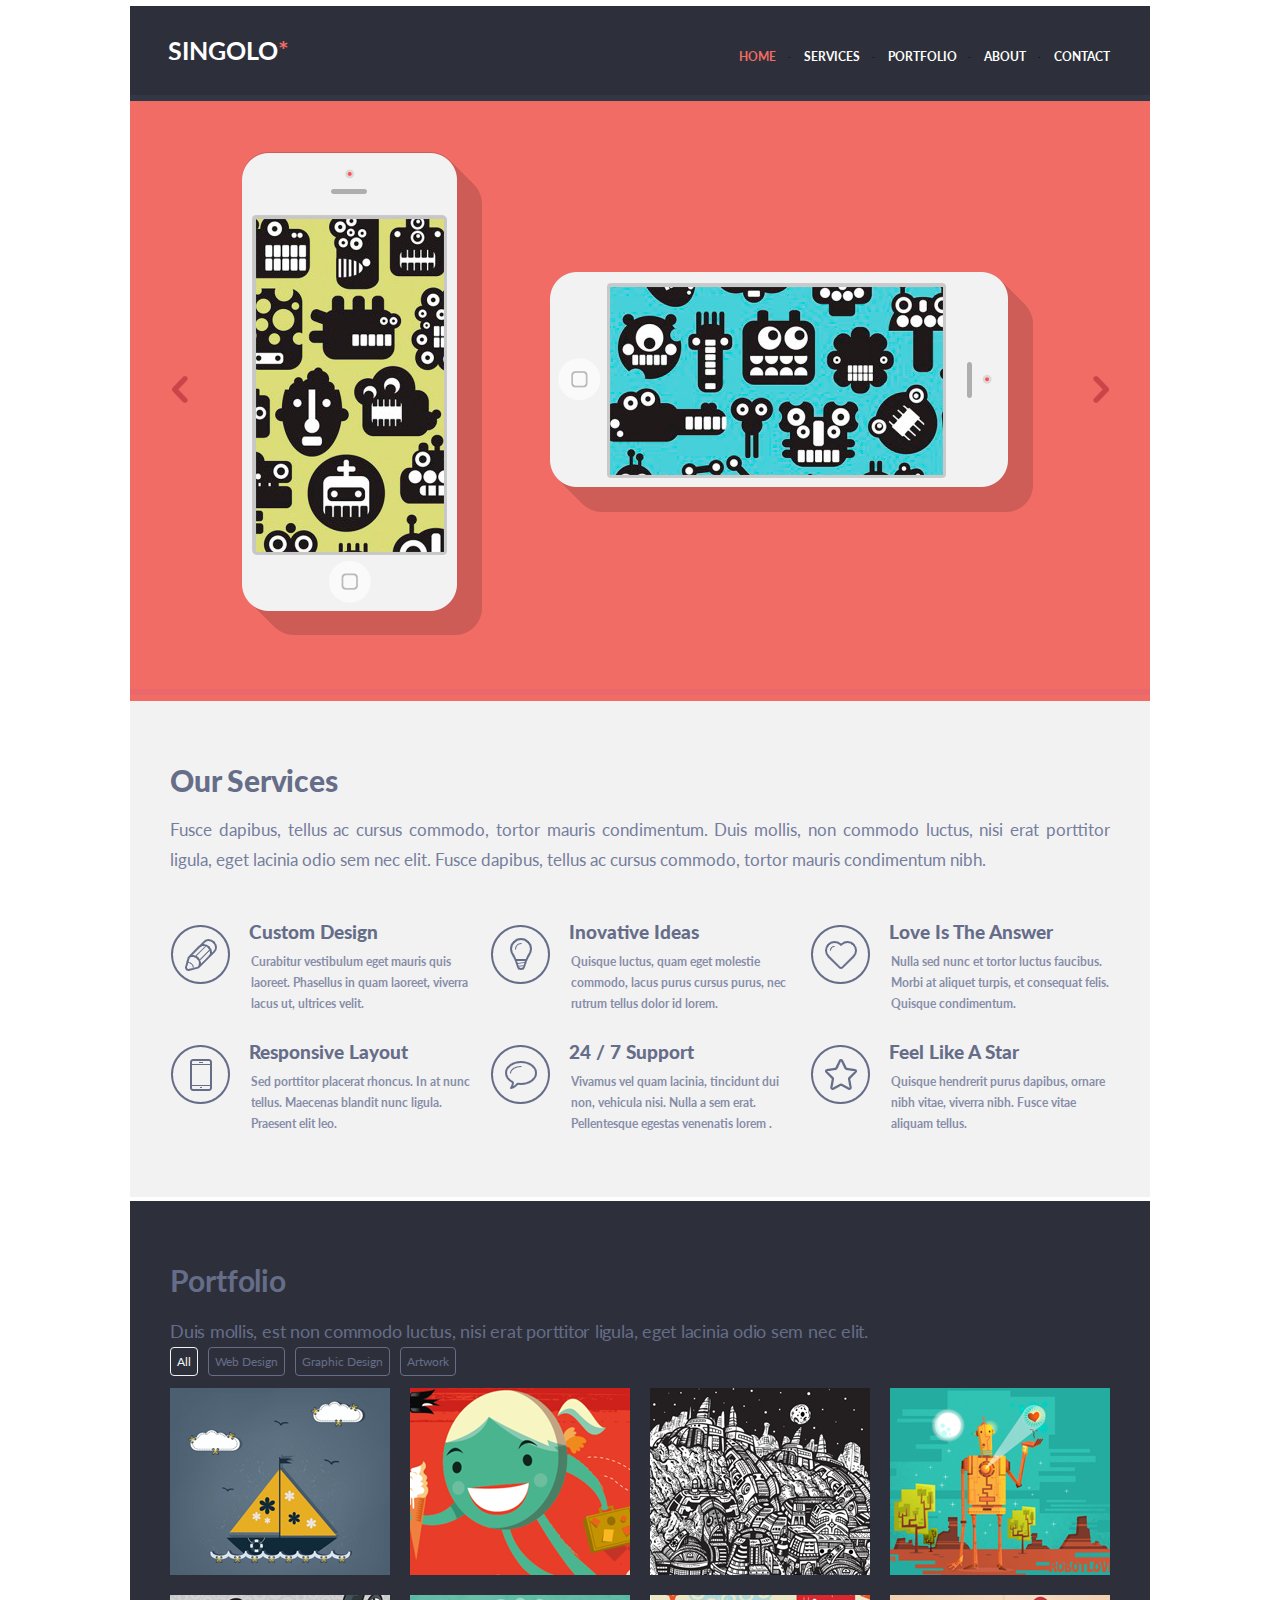
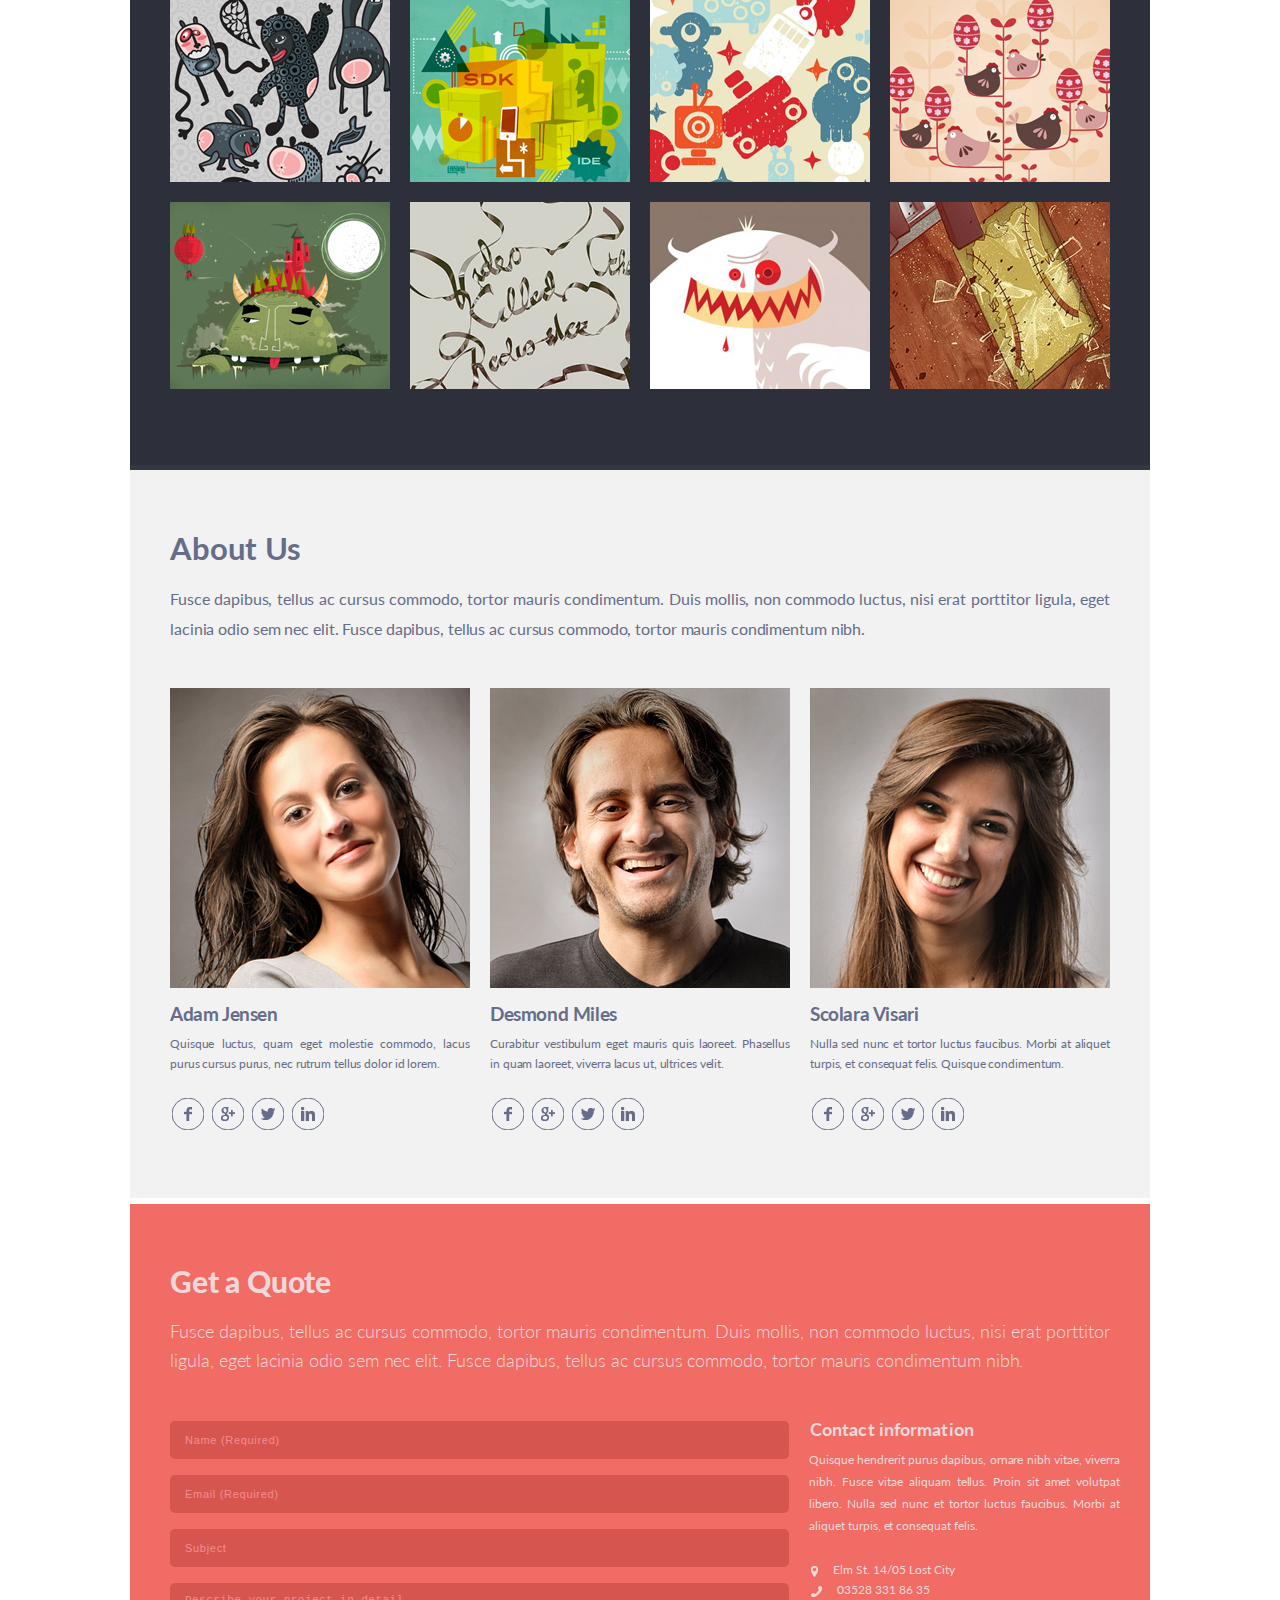
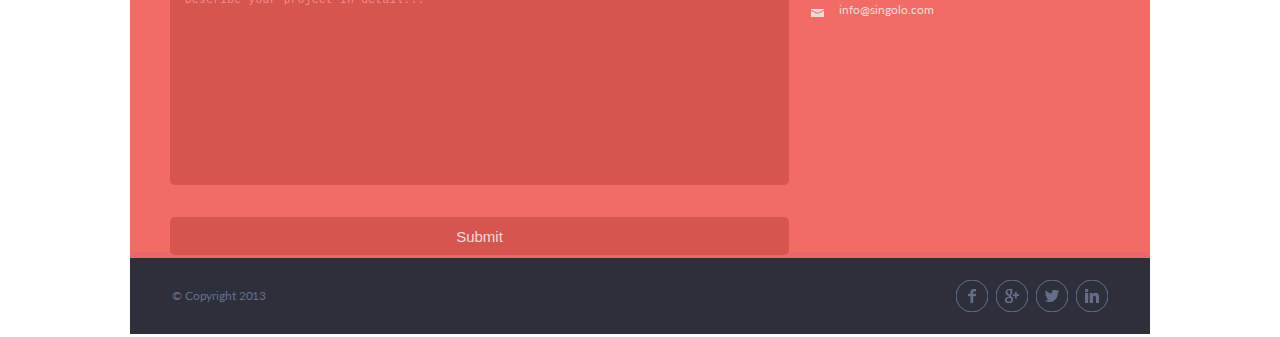
<file: index.html>
<!DOCTYPE html>
<html lang="en">

<head>
    <meta charset="UTF-8">
    <meta name="viewport" content="width=device-width, initial-scale=1.0">
    <link href="https://fonts.googleapis.com/css?family=Lato:300,400,700,900&display=swap" rel="stylesheet">
    <link rel="stylesheet" href="style.css">

    <title>Singolo</title>
</head>

<body>

    <div class="phone_menu displayNone"> 
                <ul class="menu-bar_phone" >
                    <li><a href="#slider" class="button_phone">HOME</a></li>
                    <li><a href="#services" class="button_phone">SERVICES</a></li>
                    <li><a href="#portfolio" class="button_phone">PORTFOLIO</a></li>
                    <li><a href="#about-us" class="button_phone">ABOUT</a></li>
                    <li><a href="#contact" class="button_phone">CONTACT</a></li>
                </ul>
    </div>
  


    <header class="header scroll " id="menu-bar" >
        <div class="btn"><div class="phone_menu_button"></div></div>
        <div class="wrapper  " >
           
            <h1 class="singolo" >SINGOLO<span class="star">*</span></h1>

            <nav>
                <ul class="menu-bar" >
                    <li><a href="#slider" class="button">HOME</a></li>
                    <li><a href="#services" class="button">SERVICES</a></li>
                    <li><a href="#portfolio" class="button">PORTFOLIO</a></li>
                    <li><a href="#about-us" class="button">ABOUT</a></li>
                    <li><a href="#contact" class="button">CONTACT</a></li>
                </ul>
            </nav>

        </div>

    </header>

    <section class="slider scroll backgroundImageFirst id " id="slider" >

        <div class="wrapper" >


            <div class="key  key-l" id="key-l">
                <svg xmlns="http://www.w3.org/2000/svg" xmlns:xlink="http://www.w3.org/1999/xlink" width="16"
                    height="27" viewBox="0 0 16 27">
                    <image class="chev left" id="chev" width="16" height="27"
                        xlink:href="[data-uri]" />
                </svg>
            </div>

            <div class=" key key-r" id="key-r">
                <svg xmlns="http://www.w3.org/2000/svg" xmlns:xlink="http://www.w3.org/1999/xlink" width="16"
                    height="27" viewBox="0 0 16 27">
                    <image class="chev right" id="chev" width="16" height="27"
                        xlink:href="[data-uri]" />
                </svg>
            </div>

            
                <div class="phone" id="phone">

                    <div class="phone-vertical phone-corpus " id = "phone-vertical">
                        <div class="phone-button-vertical phnbtn" id="phone-button-vertical"></div>
                        <div class="phone-vertical-shadow">
                            <div class="phone-vertical-base phone-base" id= "phone-vertical-base" >
                                <div class="phone-vertical-screen screen"  id="screenV">   
                                   
                                </div>
                            </div>
                        </div>
                    </div>


                    <div class="phone-horizontal phone-corpus " id ="phone-horizontal">
                        <div class="phone-button-horizontal phnbtn" id="phone-button-horizontal"></div>
                        <div class="phone-horizontal-shadow" >
                            <div class="phone-horizontal-base phone-base" id= "phone-horizontal-base">              
                                <div class="phone-horizontal-screen screen" id="screenH">
                            
                                </div>
                            </div>
                        </div>
                    </div>

                </div>
           

            

        </div>


    </section>

    <section  class="id scroll " id="services" >

        <div class="services" >

            <div class="wrapper" >

                <div class="our-services">
                    <h2> Our Services </h2>
                    <p> Fusce dapibus, tellus ac cursus commodo, tortor mauris condimentum. Duis mollis, non commodo
                        luctus, nisi erat porttitor ligula, eget lacinia odio sem nec elit. Fusce dapibus, tellus ac
                        cursus commodo, tortor mauris condimentum nibh. </p>
                </div>

                <div class="grid">

                    <div class="block">
                        <img src="assets\pen.png" class="img">
                        <h3> Custom Design </h3>
                        <p> Curabitur vestibulum eget mauris quis laoreet. Phasellus in quam laoreet, viverra lacus ut,
                            ultrices velit. </p>
                    </div>


                    <div class="block">
                        <img src="assets\lightbulb.png " class="img">
                        <h3> Inovative Ideas </h3>
                        <p> Quisque luctus, quam eget molestie commodo, lacus purus cursus purus, nec rutrum tellus
                            dolor id lorem. </p>
                    </div>


                    <div class="block">
                        <img src=" assets\heart.png" class="img">
                        <h3> Love Is The Answer </h3>
                        <p> Nulla sed nunc et tortor luctus faucibus. Morbi at aliquet turpis, et consequat felis.
                            Quisque condimentum. </p>
                    </div>


                    <div class="block">
                        <img src="assets\phone.png " class="img">
                        <h3> Responsive Layout </h3>
                        <p> Sed porttitor placerat rhoncus. In at nunc tellus. Maecenas blandit nunc ligula. Praesent
                            elit leo. </p>
                    </div>


                    <div class="block">
                        <img src=" assets\bubble.png" class="img">
                        <h3> 24 / 7 Support </h3>
                        <p> Vivamus vel quam lacinia, tincidunt dui non, vehicula nisi. Nulla a sem erat. Pellentesque
                            egestas venenatis lorem . </p>
                    </div>


                    <div class="block">
                        <img src="assets\Star.png " class="img">
                        <h3> Feel Like A Star </h3>
                        <p> Quisque hendrerit purus dapibus, ornare nibh vitae, viverra nibh. Fusce vitae aliquam
                            tellus. </p>
                    </div>

                </div>

            </div>

        </div>

    </section>

    <section class="portfolio scroll id" id="portfolio" >
        <div class="wrapper" >
            <h2 class="portfolio-tag">Portfolio</h2>
            <p>Duis mollis, est non commodo luctus, nisi erat porttitor ligula, eget lacinia odio sem nec elit. </p>

            <ul class="nav-bar" id="nav-bar">
                <li><a href="" onclick="return false" class="buttonArt"> All</a></li>
                <li><a href="" onclick="return false" class="buttonArt"> Web Design </a></li>
                <li><a href="" onclick="return false" class="buttonArt"> Graphic Design </a></li>
                <li><a href="" onclick="return false" class="buttonArt"> Artwork </a></li>
            </ul>


            <div class="artGrid" id="artGrid">
                <img src="assets/pictures/image_1.svg" alt="image_1" class="picture">
                <img src="assets/pictures/image_2.svg" alt="image_2" class="picture">
                <img src="assets/pictures/image_3.svg" alt="image_3" class="picture">
                <img src="assets/pictures/image_4.svg" alt="image_4" class="picture">
                <img src="assets/pictures/image_5.svg" alt="image_5" class="picture">
                <img src="assets/pictures/image_6.svg" alt="image_6" class="picture">
                <img src="assets/pictures/image_7.svg" alt="image_7" class="picture">
                <img src="assets/pictures/image_8.svg" alt="image_8" class="picture">
                <img src="assets/pictures/image_9.svg" alt="image_9" class="picture">
                <img src="assets/pictures/image_10.svg" alt="image_10" class="picture">
                <img src="assets/pictures/image_11.svg" alt="image_11" class="picture">
                <img src="assets/pictures/image_12.svg" alt="image_12" class="picture">

            </div>

    </section>

    <section class="about-us scroll id " id="about-us" >
        <div class="wrapper"  >
            <h2> About Us </h2>
            <p class=about-us__text> Fusce dapibus, tellus ac cursus commodo, tortor mauris condimentum. Duis mollis, non commodo luctus, nisi
                erat porttitor ligula, eget lacinia odio sem nec elit. Fusce dapibus, tellus ac cursus commodo, tortor
                mauris condimentum nibh.</p>

            <div class="people_about">

                <div class="people">
                    <img src="assets/pictures/photo1.svg" class="people__men">
                    <h3> Adam Jensen</h3>
                    <p> Quisque luctus, quam eget molestie commodo, lacus purus cursus purus, nec rutrum tellus dolor id
                        lorem.</p>
                    <div class="icon_flex">
                        <img src="assets/pictures/facebook.svg" alt="" class="icon">
                        <img src="assets/pictures/google.svg" alt="" class="icon">
                        <img src="assets/pictures/twitter.svg" alt="" class="icon">
                        <img src="assets/pictures/linkedin.svg" alt="" class="icon">
                    </div>
                </div>

                <div class="people">
                    <img src="assets/pictures/photo2.svg" class="people__men" >
                    <h3>Desmond Miles </h3>
                    <p> Curabitur vestibulum eget mauris quis laoreet. Phasellus in quam laoreet, viverra lacus ut,
                        ultrices velit.</p>
                    <div class="icon_flex">
                        <img src="assets/pictures/facebook.svg" alt="" class="icon">
                        <img src="assets/pictures/google.svg" alt="" class="icon">
                        <img src="assets/pictures/twitter.svg" alt="" class="icon">
                        <img src="assets/pictures/linkedin.svg" alt="" class="icon">
                    </div>
                </div>

                <div class="people">
                    <img src="assets/pictures/photo3.svg" class="people__men">

                    <h3>Scolara Visari </h3>
                    <p>Nulla sed nunc et tortor luctus faucibus. Morbi at aliquet turpis, et consequat felis. Quisque
                        condimentum. </p>
                    <div class="icon_flex">
                        <img src="assets/pictures/facebook.svg" alt="" class="icon">
                        <img src="assets/pictures/google.svg" alt="" class="icon">
                        <img src="assets/pictures/twitter.svg" alt="" class="icon">
                        <img src="assets/pictures/linkedin.svg" alt="" class="icon">
                    </div>
                </div>
            </div>
    </section>

    <section class="get-a-quote scroll id" id="contact" >
        <div class="wrapper" >
            <h2 class="quote">Get a Quote</h2>
            <p class="quote-text"> Fusce dapibus, tellus ac cursus commodo, tortor mauris condimentum. Duis mollis, non
                commodo luctus, nisi erat porttitor ligula, eget lacinia odio sem nec elit. Fusce dapibus, tellus ac
                cursus commodo, tortor mauris condimentum nibh.</p>
            <div class="informFlex">
                <form class="form_space" name ="my" method="POST" >
                    <input type="text" placeholder="Name (Required)" class="form name " width="621" height="50" name="formName"
                        required>
                    <input type="email" placeholder="Email (Required)" class=" form email" width="621" height="50" name="formEmail"
                        required>
                    <input type="text" placeholder="Subject" class="form subject" width="621" height="50" name= "formSubject">
                    <textarea name="textarea" id="textarea" width="621" height="180" rows="10"
                        placeholder="Describe your project in detail..." width="621" height="203"
                        class="form textarea"></textarea>
                    <button class="form submit" type="submit">Submit </button>
                    <div class="modal" id="modal"> 
                        <div class="modal-content" id ="modal-content">
                
                           <p class="textName">Письмо отправлено</p>
                           <p class="textSubject">Без темы</p>
                           <p class="textDescribe">Без описания</p>
                           <button type="submit" id="formOk">Ok</button>
                       
                        </div>
                    </div>
                </form>
                <aside>
                    <h3 class='contact-info'>Contact information</h3>
                    <p class="contact-info-text">Quisque hendrerit purus dapibus, ornare nibh vitae, viverra nibh. Fusce
                        vitae aliquam tellus. Proin sit amet volutpat libero. Nulla sed nunc et tortor luctus faucibus.
                        Morbi at aliquet turpis, et consequat felis. </p>
                    <ul class="contacts">
                        <li class="contact"><img src="assets/pictures/contact_address.svg" class="img_contact" alt=""><a
                                href="">Elm St. 14/05 Lost City</a></li>
                        <li class="contact"><img src="assets/pictures/contact_tel.svg" class="img_contact" alt=""><a
                                href="tel:+03528 331 86 35">03528 331 86 35</a></li>
                        <li class="contact"><img src="assets/pictures/contact_mail.svg " class="img_contact" alt=""><a
                                href="mailto:info@singolo.com">info@singolo.com</a></li>
                    </ul>
                </aside>
                <div>

                </div>
    </section>

    <footer class="footer">
        <div class="wrapper">
            <span class="copyright">&copy; Copyright 2013</span>
            <div class="icon_flex">
                <img src="assets/pictures/facebook.svg" alt="" class="icon">
                <img src="assets/pictures/google.svg" alt="" class="icon">
                <img src="assets/pictures/twitter.svg" alt="" class="icon">
                <img src="assets/pictures/linkedin.svg" alt="" class="icon">
            </div>
        </div>
    </footer>

</body>
<script src="script.js"></script>
</html>
</file>
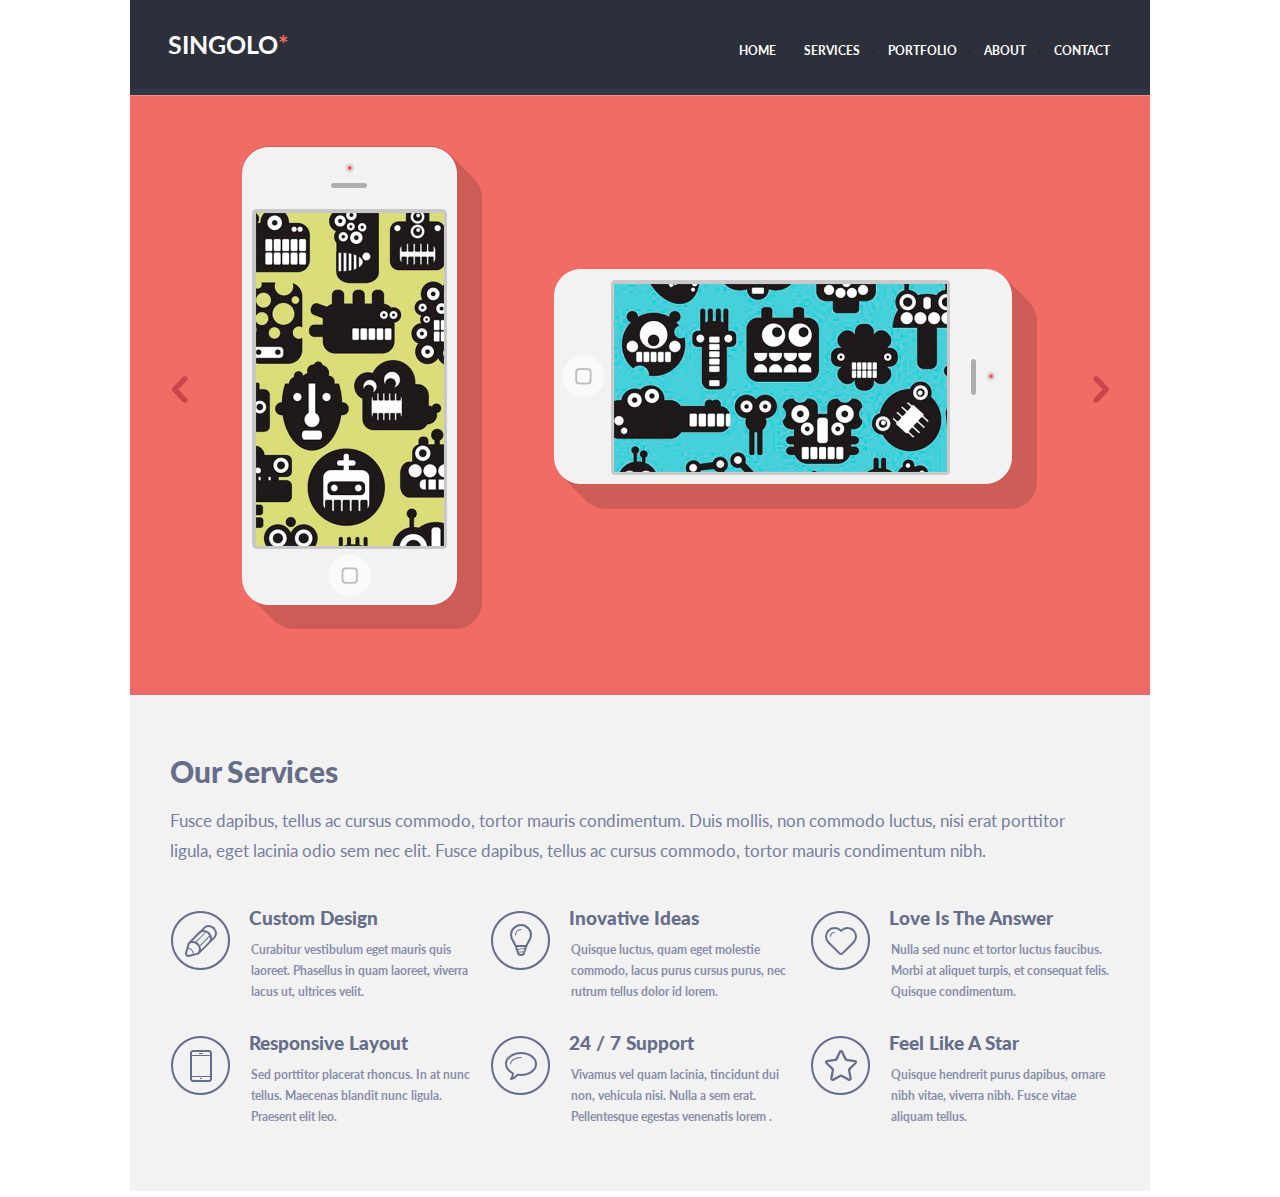
<file: singolo1.html>
<!DOCTYPE html>
<html lang="en">
<head>
    <meta charset="UTF-8">
    <meta name="viewport" content="width=device-width, initial-scale=1.0">
    <link href="https://fonts.googleapis.com/css?family=Lato:300,400,700,900&display=swap" rel="stylesheet">
    <link rel="stylesheet" href="singolo1.css">

    <title>Singolo</title>
</head>
<body>

    <header class="header">
        <div class="wrapper">

            <h1 class="singolo">SINGOLO<span class="star">*</span></h1>
   
            <nav>
                <ul class="menu-bar">
                    <li><a href="#" class="button">HOME</a></li>
                    <li><a href="#" class="button">SERVICES</a></li>
                    <li><a href="#" class="button">PORTFOLIO</a></li>
                    <li><a href="#" class="button">ABOUT</a></li>
                    <li><a href="#" class="button">CONTACT</a></li>
                </ul>
            </nav>
            
        </div>   
      
    </header>

    <section class="slider"> 

        <div class="wrapper">

    
                    <div class="key  key-l"> 
                        <svg xmlns="http://www.w3.org/2000/svg" xmlns:xlink="http://www.w3.org/1999/xlink" width="16" height="27" viewBox="0 0 16 27">
                            <image id="chev" width="16" height="27" xlink:href="[data-uri]"/>
                        </svg>  
                    </div>

                    <div class=" key key-r">
                        <svg xmlns="http://www.w3.org/2000/svg" xmlns:xlink="http://www.w3.org/1999/xlink" width="16" height="27" viewBox="0 0 16 27">
                            <image id="chev" width="16" height="27" xlink:href="[data-uri]"/>
                        </svg>
                    </div>
            
           

            <div class="phone">

                <div class="phone-vertical">
                    <div class="phone-vertical-shadow">
                        <div class="phone-vertical-base"> 
                            <div class="phone-vertical-screen"> 

                            </div> 
                        </div>  
                    </div>  
                </div> 


                <div class="phone-horizontal">
                    <div class="phone-horizontal-shadow">
                        <div class="phone-horizontal-base"> 
                            <div class="phone-horizontal-screen"> 

                            </div> 
                        </div>  
                    </div>  
                </div> 

            </div>

           

        </div>   


    </section>

    <section>

        <div class="services">

            <div class="wrapper">

                <div class="our-services">
                    <h2> Our Services </h2> 
                    <p> Fusce dapibus, tellus ac cursus commodo, tortor mauris condimentum. Duis mollis, non commodo luctus, nisi erat porttitor ligula, eget lacinia odio sem nec elit. Fusce dapibus, tellus ac cursus commodo, tortor mauris condimentum nibh. </p>   
                </div>  
                
                <div class="grid">  

                        <div class="block">
                                <img src="assets\pen.png" class="img">
                                <h3> Custom Design </h3>
                                <p> Curabitur vestibulum eget mauris quis laoreet. Phasellus in quam laoreet, viverra lacus ut, ultrices velit.   </p>
                        </div> 
                        

                        <div class="block">
                            <img src="assets\lightbulb.png " class="img">
                            <h3> Inovative Ideas  </h3>
                            <p>   Quisque luctus, quam eget molestie commodo, lacus purus cursus purus, nec rutrum tellus dolor id lorem. </p>
                        </div> 


                        <div class="block">
                            <img src=" assets\heart.png" class="img">
                            <h3> Love Is The Answer  </h3>
                            <p>   Nulla sed nunc et tortor luctus faucibus. Morbi at aliquet turpis, et consequat felis. Quisque condimentum. </p>
                        </div> 


                        <div class="block">
                            <img src="assets\phone.png " class="img">
                            <h3> Responsive Layout  </h3>
                            <p>  Sed porttitor placerat rhoncus. In at nunc tellus. Maecenas blandit nunc ligula. Praesent elit leo.  </p>
                        </div> 


                        <div class="block">
                            <img src=" assets\bubble.png" class="img">
                            <h3>  24 / 7 Support </h3>
                            <p>  Vivamus vel quam lacinia, tincidunt dui non, vehicula nisi. Nulla a sem erat. Pellentesque egestas venenatis lorem .  </p>
                        </div> 


                        <div class="block">
                            <img src="assets\Star.png " class="img">
                            <h3> Feel Like A Star  </h3>
                            <p>  Quisque hendrerit purus dapibus, ornare nibh vitae, viverra nibh. Fusce vitae aliquam tellus.  </p>
                        </div>
                        
                      
                    
                </div>

            </div>

        </div>   

    </section>

</body>
</html>
</file>
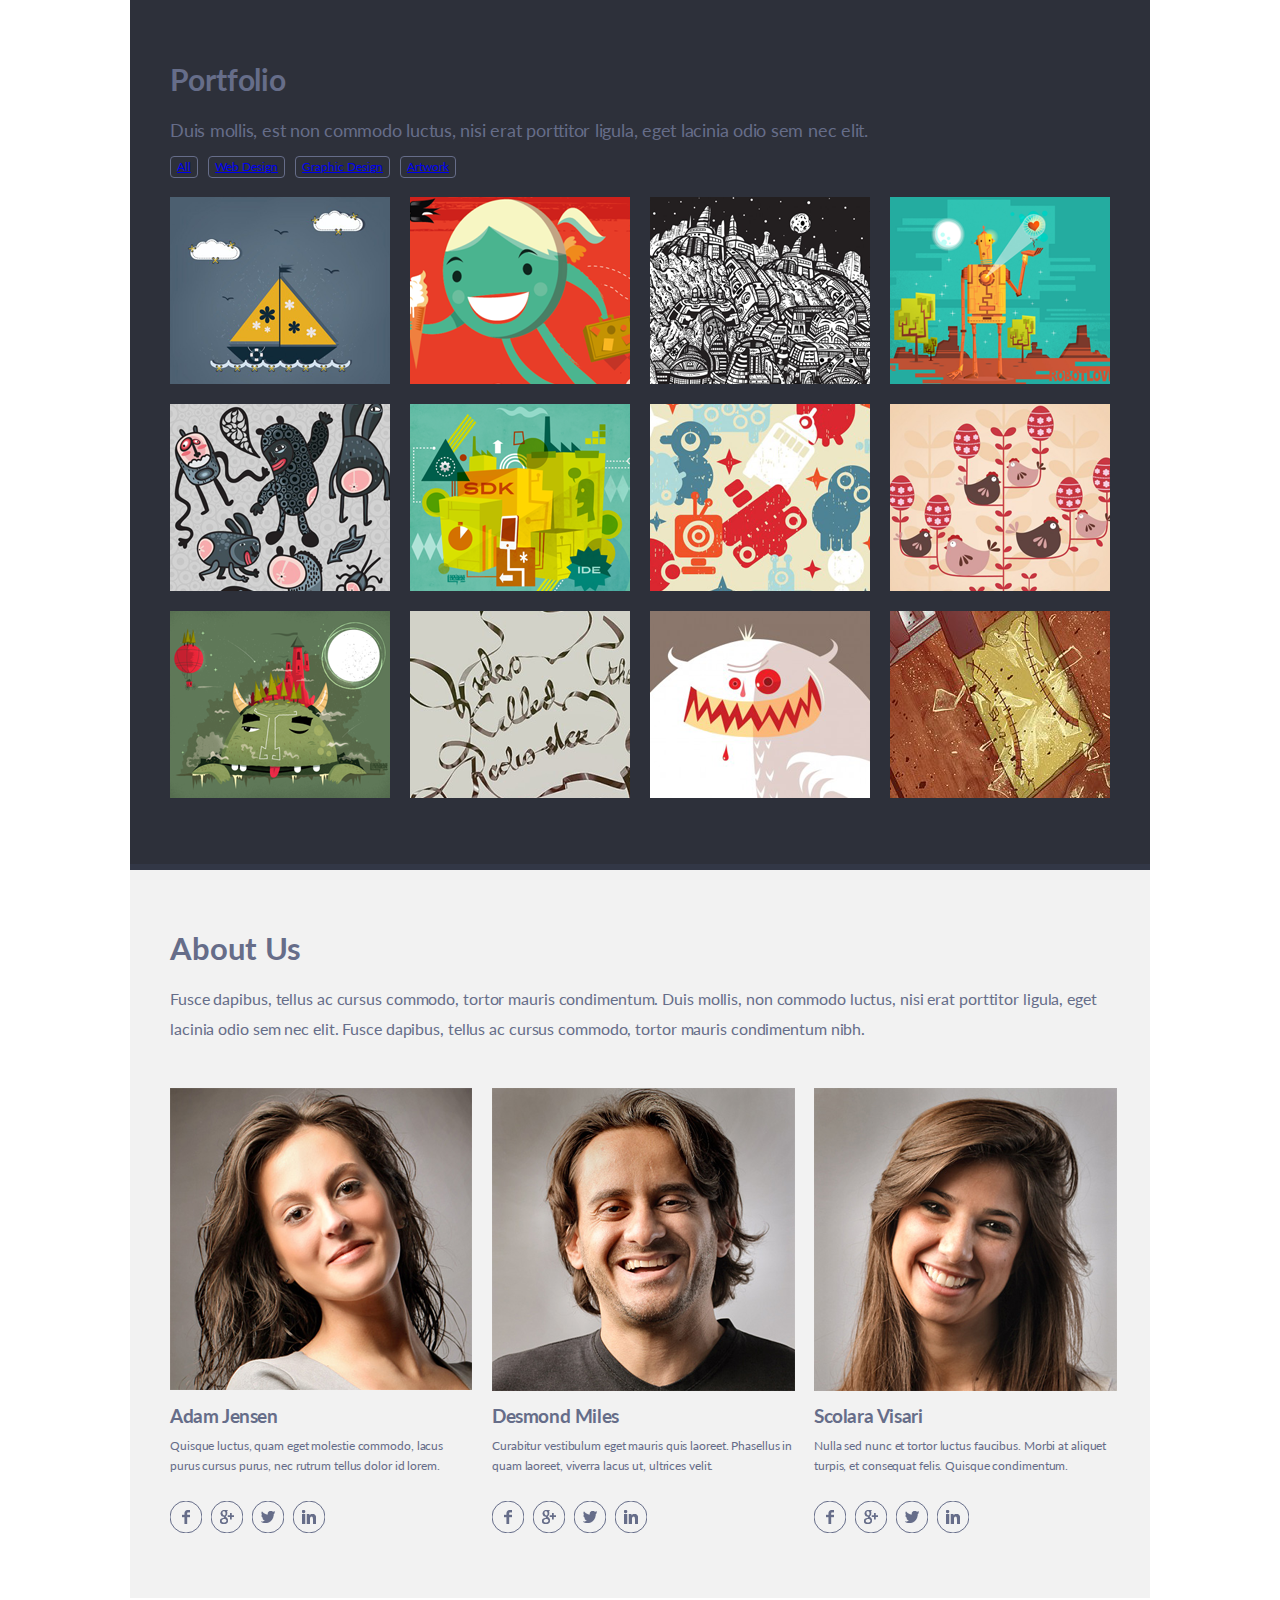
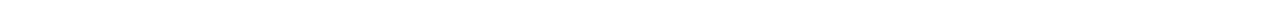
<file: singolo2.html>
<!DOCTYPE html>
<html lang="en">
<head>
    <meta charset="UTF-8">
    <meta name="viewport" content="width=device-width, initial-scale=1.0">
    <title>Singolo2</title>
    <link href="https://fonts.googleapis.com/css?family=Lato&display=swap" rel="stylesheet">
    <link rel="stylesheet" href="singolo2.css">
</head>
<body>
        <section class="portfolio">
            <div class="wrapper">
            <h2 class="portfolio-tag">Portfolio</h2>
            <p>Duis mollis, est non commodo luctus, nisi erat porttitor ligula, eget lacinia odio sem nec elit. </p>

                <ul class="nav-bar">
                    <li><a href="#" class="button"> All</a></li>
                    <li><a href="#" class="button"> Web Design </a></li>
                    <li><a href="#" class="button"> Graphic Design  </a></li>
                    <li><a href="#" class="button"> Artwork </a></li>
                </ul>
        
            
            <div class="artGrid">
                <img src="assets/pictures/image_1.svg" alt="image_1" class="picture">
                <img src="assets/pictures/image_2.svg" alt="image_2" class="picture">
                <img src="assets/pictures/image_3.svg" alt="image_3" class="picture">
                <img src="assets/pictures/image_4.svg" alt="image_4" class="picture">
                <img src="assets/pictures/image_5.svg" alt="image_5" class="picture">
                <img src="assets/pictures/image_6.svg" alt="image_6" class="picture">
                <img src="assets/pictures/image_7.svg" alt="image_7" class="picture">
                <img src="assets/pictures/image_8.svg" alt="image_8" class="picture">
                <img src="assets/pictures/image_9.svg" alt="image_9" class="picture">
                <img src="assets/pictures/image_10.svg" alt="image_10" class="picture">
                <img src="assets/pictures/image_11.svg" alt="image_11" class="picture">
                <img src="assets/pictures/image_12.svg" alt="image_12" class="picture">
            </div>
        

        </section>
        

        <section class="about-us">
                <div class="wrapper">
                <h2> About Us </h2>
                <p>Fusce dapibus, tellus ac cursus commodo, tortor mauris condimentum. Duis mollis, non commodo luctus, nisi erat porttitor ligula, eget lacinia odio sem nec elit. Fusce dapibus, tellus ac cursus commodo, tortor mauris condimentum nibh.</p>
            
            <div class="people_about">
                
                <div class="people">
                    <img src="assets/Adamreal.png" >
                    <h3> Adam Jensen</h3>
                    <p> Quisque luctus, quam eget molestie commodo, lacus purus cursus purus, nec rutrum tellus dolor id lorem.</p>
                    <div class="icon_flex"> 
                        <img src="assets/pictures/facebook.svg" alt="" class="icon">
                        <img src="assets/pictures/google.svg" alt="" class="icon">
                        <img src="assets/pictures/twitter.svg" alt="" class="icon">
                        <img src="assets/pictures/linkedin.svg" alt="" class="icon">
                    </div>
                </div>

                <div class="people">
                    <img src="assets/Desmondreal.png" >
                    <h3>Desmond Miles </h3>
                    <p> Curabitur vestibulum eget mauris quis laoreet. Phasellus in quam laoreet, viverra lacus ut, ultrices velit.</p>
                <div class="icon_flex"> 
                    <img src="assets/pictures/facebook.svg" alt="" class="icon">
                    <img src="assets/pictures/google.svg" alt="" class="icon">
                    <img src="assets/pictures/twitter.svg" alt="" class="icon">
                    <img src="assets/pictures/linkedin.svg" alt="" class="icon">
                    </div>
                </div>
                
                <div class="people">
                <img  src ="assets/Scolara.png" >
                
                    <h3>Scolara Visari </h3>
                    <p>Nulla sed nunc et tortor luctus faucibus. Morbi at aliquet turpis, et consequat felis. Quisque condimentum. </p>
                    <div class="icon_flex"> 
                        <img src="assets/pictures/facebook.svg" alt="" class="icon">
                        <img src="assets/pictures/google.svg" alt="" class="icon">
                        <img src="assets/pictures/twitter.svg" alt="" class="icon">
                        <img src="assets/pictures/linkedin.svg" alt="" class="icon">
                    </div>
                </div>
            </div>
        </section>

</body>
</html>
</file>
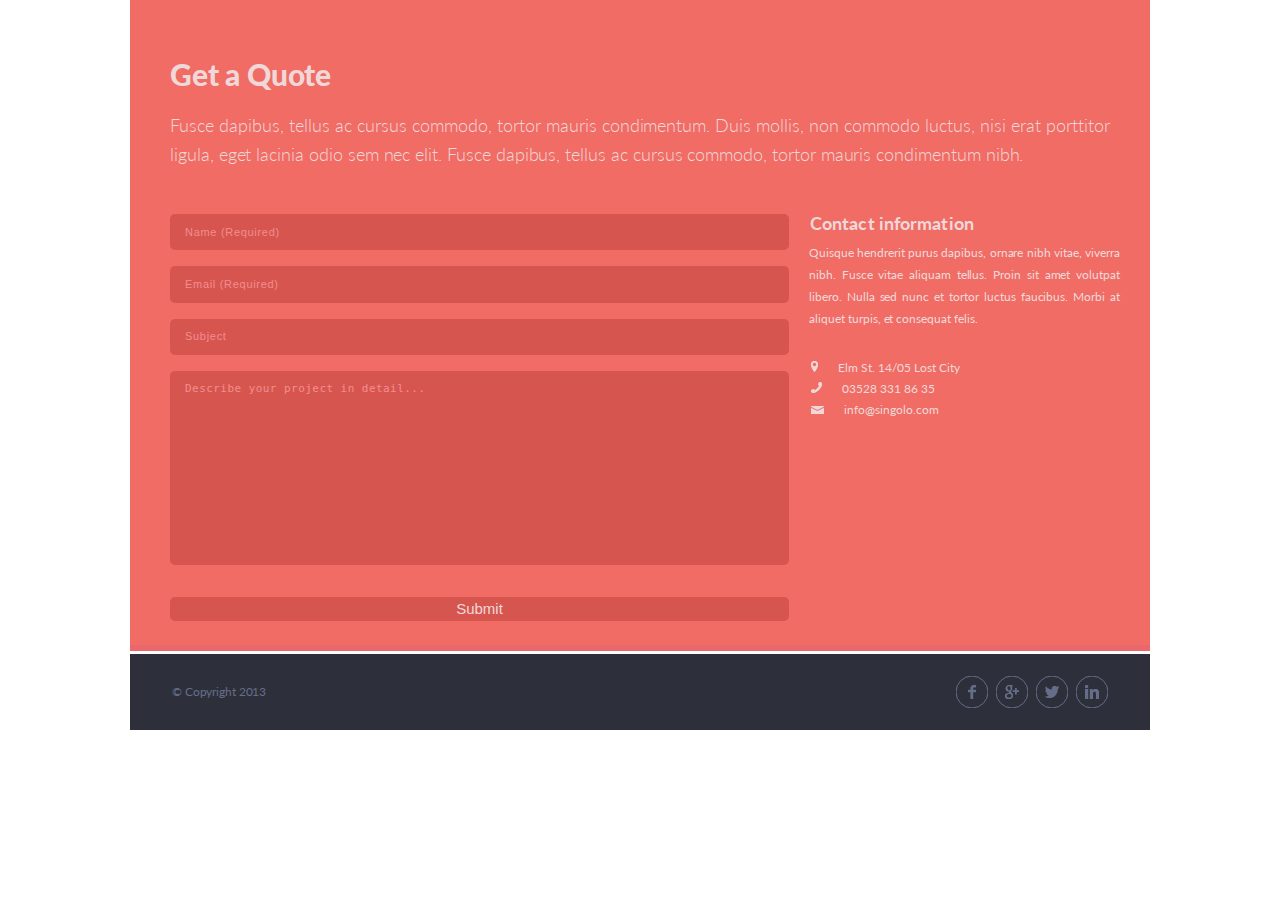
<file: singolo3.html>
<!DOCTYPE html>
<html lang="en">
<head>
    <meta charset="UTF-8">
    <meta name="viewport" content="width=device-width, initial-scale=1.0">
    <link href="https://fonts.googleapis.com/css?family=Lato:300,400,700,900&display=swap" rel="stylesheet">
    <link rel="stylesheet" href="singolo3.css">
    <title>Singolo3</title>
</head>
<body>
 
    <section class="get-a-quote">
        <div class="wrapper">
            <h2 class="quote">Get a Quote</h2>
            <p class="quote-text"> Fusce dapibus, tellus ac cursus commodo, tortor mauris condimentum. Duis mollis, non commodo luctus, nisi erat porttitor ligula, eget lacinia odio sem nec elit. Fusce dapibus, tellus ac cursus commodo, tortor mauris condimentum nibh.</p>
            <div class="informFlex">
                <form class="form_space">
                    <input type="text" placeholder="Name (Required)" class="form name " width="621" height="50" >
                    <input type="email" placeholder="Email (Required)" class=" form email" width="621" height="50">
                    <input type="text" placeholder="Subject" class="form subject" width="621" height="50">
                    <textarea name="textarea" id="textarea" width="621" height="180" rows="10"  placeholder="Describe your project in detail..." width="621" height="203" class="form textarea"></textarea>
                    <button class="form submit" type="submit">Submit</button>
                </form>
                <aside>
                    <h3 class='contact-info'>Contact information</h3>
                    <p class="contact-info-text">Quisque hendrerit purus dapibus, ornare nibh vitae, viverra nibh. Fusce vitae aliquam tellus. Proin sit amet volutpat libero. Nulla sed nunc et tortor luctus faucibus. Morbi at aliquet turpis, et consequat felis. </p>
                    <ul class="contacts">
                        <li class="contact"><img src="assets/pictures/contact_address.svg" class ="img_contact" alt=""><a href="">Elm St. 14/05 Lost City</a></li>
                        <li class="contact"><img src="assets/pictures/contact_tel.svg" class="img_contact"  alt=""><a href="tel:+03528 331 86 35">03528 331 86 35</a></li>
                        <li class="contact"><img src= "assets/pictures/contact_mail.svg " class="img_contact" alt=""><a href="mailto:info@singolo.com">info@singolo.com</a></li>
                    </ul>
                </aside>
             <div>
         </div>
    </section> 

 
 
    <footer class="footer">
        <div class="wrapper">
                <span class="copyright">&copy; Copyright 2013</span>
            <div class="icon_flex"> 
                <img src="assets/pictures/facebook.svg" alt="" class="icon">
                <img src="assets/pictures/google.svg" alt="" class="icon">
                <img src="assets/pictures/twitter.svg" alt="" class="icon">
                <img src="assets/pictures/linkedin.svg" alt="" class="icon">
            </div>
        </div>
    </footer >
</body>
</html>
</file>
<file: style.css>
*{
    margin:0;
    padding:0;
}

body{
    font-family: "Lato" , sans-serif;
    width: 1020px;
    margin: 0 auto;
    height: 100%;
    
      
}

.wrapper{
    max-width: 940px;
    width: 100%;
    margin: 0 auto;
    padding : 0 40px;
}

h1{
    font-family: "Lato" , sans-serif;
}

li{
    list-style-type: none;
    font-size:10px;
    position: relative;
    top: 3px;
}



.menu-bar ::before{
    content:".";
    position: relative;
    left:-14px;
    top:-3px;
}

.menu-bar :nth-child(1)::before{
    display:none;
  }  



.header{
    width: 100%;
    height: 89px;
    background-color: #2d303a;
    border-bottom: 6px solid #323746;
    align-items: center;
    position: sticky;
    top:0;
    z-index: 10;
}

.header .wrapper{
    display: flex;
    justify-content: space-between;
    align-items:center;
    position: relative;
    top: 35px;
}

.slider .wrapper{
    display: flex;
    justify-content: space-between;
    align-items:center;
    height:594px;
    /*background-image: url(/assets/Bg1X.png);*/
    flex-direction: row;
    position:relative;  
    border-bottom: 6px solid #ea676b; 
    overflow: hidden;
}
 
.singolo{
    position: relative;
    font-size: 25px;
    line-height: 6px;
    color: #ffffff;
    font-family: "Lato";
    font-weight: 700;
    text-align: left;
    width: 115px;
    height: 20px;
    left: -2px;
    top: 6px;
}

.star {
    color:#f06c64;
}

.button{
    font-size: 12px;
    line-height: 6px;
    color: #ffffff;
    font-weight: 700;
    text-align: left;
    text-decoration: none;
    font-family: "Lato" , sans-serif;    
 }

/* .button:hover{
    font-size: 12px;
    line-height: 6px;
    color: #f06c64;
    font-weight: 700;
    text-align: left;
} */

.menu-bar{
    display:flex;
    justify-content:space-between;
    width: 371px;
    height:20px;
    position: relative;
    right: 0px;
    top: 7px;

}

.key-l{
    display:flex;
    order:1;
    width:90px;
    height:600px;
    align-items: center;
    justify-content: center;
    right: 31px;
    top: -3px;
    position: relative;
    z-index: 2
    ;
}

.key-r{
    z-index: 2;
    display: flex;
    order:3;
    width:90px;
    height:600px;
    align-items: center;
    justify-content: center;
    right: -32px;
    top: -3px;
    position: relative;
}

/* .key:hover{ 
    background-color:rgba(45,48,58,0.6); 
    background-size: 5px 5px;
}   */
 
.phone{
    order:2;
    width: 855px;
    height:600px;
    display: flex;
    justify-content:space-between;
    position:relative;
}

.phone-vertical{
position:relative;
width: 240px;
height: 483px;
/* top: 54px;
left: -10px; */
margin-left: -10px;
margin-top: 20px;
}

.phone-vertical-shadow{
    background-image: url(assets/shadow.png);
    position: relative;
    width: 240px;
    height: 483px;
    background-repeat: no-repeat;
    transform:scale(1,-1);      
}

.phone-vertical-base{
    background-image:url(assets/corpus.png) ;
    position:relative;
    width: 215px;
    height: 483px;
    background-repeat: no-repeat;
    top: 24px;  
}

.phone-vertical-screen{
    background-image: url(assets/screen-v.png);
    position: relative;
    background-repeat: no-repeat;
    top: 56px;
    left: 11px;
    width: 194px;
    height: 339px;
    transform: scale(1,-1);
}

.phone-horizontal {
    position:relative;
    width: 240px;
    height: 483x;  
    transform:rotate(90deg);
    /* right: 171px;
    top: -3px; */
    margin-right: 135px;
 
}

.phone-horizontal-shadow {
    background-image: url(assets/shadow.png);
    position: relative;
    width: 240px;
    height: 483px;
    background-repeat: no-repeat;
}

.phone-horizontal-base{
    background-image:url(assets/corpus.png) ;
    position:relative;
    width: 215px;
    height: 483px;
    background-repeat: no-repeat;
    transform:scale(-1,-1);
    top:56;
    left:10;
}

.phone-horizontal-screen{
    background-image: url(assets/screen-h.png);
    position: relative;
    width: 194px;
    height: 339px;
    background-repeat: no-repeat;  
    transform: scale(-1,-1);
    top: 57px;
    left: 9px;
}

.services .wrapper{
    height: calc(100% - 80px);
    width: 940px;

    padding: 40px;
    display: flex;
    flex-direction: column;
    justify-content: space-around;
}

.services {
    height: 496px;
    width: 100%;
    background-color: #f2f2f2;
    border-bottom: 6px solid #ffffff;   
}

.grid {
    display:grid;
    grid-template:  1fr 1fr /1fr 1fr 1fr ;
    grid-gap: 20px;
    grid-row-gap: 40px;
    padding-top: 50px;
    position: relative;
    left: 0px;
    top: -16px;  
}

.block{
    display:grid;
    grid-template-columns: 1fr 1fr 1fr 1fr;
    grid-template-rows: 20px 20px 20px 20px;
    grid-template-areas:"i h h h"
                        "i p p p"     
                        "i p p p" 
                        "i p p p" ;     
}

.img{
    grid-area: i;
}

.block h3{
    grid-area: h;
}

.block p{
    grid-area :p;
    color: #878da9;
    line-height: 21px;
    font-size: 12px;
    word-wrap: break-word;
    font-weight: 700;
    position: relative;
    left: 6px;
    top: 7px;
    overflow: hidden;
}

.our-services h2{
    position: relative;
    top: 3px;
    font-size: 30px;
    color: #666d89;
    font-weight: 900;
    letter-spacing: -0.2px;
    text-align: justify;
}

.our-services p{
    position: relative;
    top: -12px;
    line-height: 30px;
    font-size: 17px;
    color: #767e9e;
    font-weight: 400;
    left: 0px;
    position: relative;
    top: 20px;
    text-align: justify;
    
}

.block h3{
    position: relative;
    top: -3px;
    left: 4px;
    color: #666d89;
    font-weight: 900;
}

.portfolio {
    width: 100%;
    height: 864px;
    background-color: #2d303a;
    border-bottom: #323746 solid 6px;
    color: #666d89;
    position: relative;
    top: -2px;
    
}

.portfolio .wrapper{

    display: flex;
    flex-direction: column;
    position: relative;
    padding-top:  50px;
    padding-bottom: 55px;
    
}

.portfolio-tag {
    position: relative;
    top: 11px;
    font-size: 30px;
    letter-spacing: -0.1px;
    font-weight: 700;
}




.portfolio p{
    position: relative;
    top: 33px;
    font-size: 18px;
    letter-spacing: -0.23px;     
}


.nav-bar {
    display: flex;
    flex-direction: row;
    position: relative;
    top: 43px;
   
}




.buttonArt{
    margin-right: 10px;
    padding: 6px;
    height: 8px;
    border: 1px solid #666d89;
    border-radius: 4px;
    vertical-align: middle;
    line-height: 8px;
    list-style-type: none;
    color: #666d89; 
    font-size: 12px;
    font-weight: 400;
    text-decoration:none ;
}


.artGrid {
    display: grid;
    grid-template: repeat( 3 , 187px)/repeat(4 , 220px);
    grid-gap: 20px;
    position: relative;
    top: 66.5px;
  
}


.about-us{
    background-color: #f2f2f2;
    height: 728px;
    border-bottom: #ffffff solid 6px;
    color: #666d89;
    position: relative;
    top: -3px;
    text-align: justify;
}




.about-us .wrapper{
    height: calc(100% - 80px);
    padding: 40px;
    display: flex;
    flex-direction: column;
    justify-content: space-between;
}


.people_about{
    display: grid;
    grid-gap:20px;
    grid-template: 470px / repeat(3, 300px);
    
  

}

.about-us h2{
    position: relative;
    top: 19px;
    font-size: 31px;
}

.about-us p{
    position: relative;
    top: -4px;
    line-height: 30px;
    letter-spacing: -0.1px;
}



.people {
    display: grid;
    grid-template: 300px 20px 46px 32px/ 300px;
    grid-gap: 15px;
    flex-direction: column;
}

.people >p{
    position: relative;
    top: -4px;
    font-size: 12px;
    letter-spacing: -0.1px;
    line-height: 20px;
}

.people>img{
    padding-right: 5px;
}

.people >h3{
    letter-spacing: -0.4px;
    white-space: nowrap;
    overflow: hidden;
    text-overflow: ellipsis;    
}

.icon{
    margin-right: 5px;
}


.get-a-quote{
    height: 648px;
    background-color: #f06c64;
    border-bottom: 6px solid #ea676b;
    position: relative;
    top: -3px;
    text-align: justify;
}

.get-a-quote .wrapper {
    width:100%;
    padding: 60px 0;
    height: calc(100% - 80px);
    display: flex;
    flex-direction: column;
    justify-content: space-between;
}


.form_space {
    width: 620px;
    height: 440px;
    display: flex;
    flex-direction: column;
    position: relative;
    top: 75px;
    color: #f0d8d9;
}

.footer{
    position: relative;
    top: -3px;
    
}

.footer .wrapper {
    width: 100%;
    height: 26px;
    background-color: #2d303a;
    display:flex;
    justify-content: space-between;
    align-items: center;
    color: #666d89;
    padding: 25px 40px;
}

.copyright{
    position: relative;
    left: 2px;
    top: -1px;
    letter-spacing: -0.11px;
    font-size: 12px;
}

.quote , .quote-text , .contact-info , .submit {
    color: #f0d8d9;
}

input  {
    width: 589px;
    height: 37px;
    border:none;
    border-radius: 5px;
    background-color: #d6564f;
    font-size: 11px;
    margin-bottom: 16px;
    padding: 0px 15px 1px;
    color: #f0d8d9;
}

input:focus, #textarea:focus {
    outline: none;
    background-color: rgba(68, 90, 107, 0.781);
  }
  
  input:hover, #textarea:hover {
    background-color:rgba(73, 77, 80, 0.781);
  }

.submit{
    height: 38px;
    background-color: #d6564f;
    border: 3px solid #d6564f;
    border-radius: 5px;
    font-size: 15px; 
    color: #f0d8d9;
    position: relative;
    top: 32px;  
    width: 619px;
}

.submit:hover {
    cursor: pointer;
    color: #000000;
    background-color:#f0d8d9;
  }


#textarea{
    resize: none;
    border:none;
    border-radius: 5px;
    width: 589px;
    background-color:#D6564F;
    font-size: 11px;
    font-weight: 400; 
    height: calc(202px - 2 * 11px);
    padding: 11px 15px;
}

textarea::placeholder {
    color: #f48c8f;
    letter-spacing: 0.45px;
}

input::placeholder {
    color: #f48c8f;
    letter-spacing: 0.7px;
    font-weight: 400;
}

.informFlex{
    width: 940px;
    margin-top: 43px;
    display: flex;
    flex-direction: row;
    justify-content: space-around;
    position: relative;
    top: -55px;
}
.quote-text{
    position: relative;
    top: 17px;
    line-height: 29px;
    font-size: 18px;
    font-weight: 300;
    text-align: justify;
    letter-spacing: -0.05px;
}

.contact{
    list-style: none;
}

.contact a{
    text-decoration: none;
    margin:50px 0px 20px 20px;
    color: #f0d8d9;
    font-size: 12px;
}
.contact-info{
    margin-left:20px;
}
 
aside p{
    color: #f0d8d9; 
    margin-bottom: 5px; 
    font-weight: 400;
    line-height: 22px;
    letter-spacing: -0.03px;
    font-size: 12px;
    margin-left: 10px;
    text-align: justify;
    position: relative;
    top: 60px;
    left: 10px;
}

aside h3{
    position: relative;
    top: 72px;
    left: 1px;
    margin-bottom: 21px; 
    letter-spacing: 0.1px;
    font-size: 18px;
}

aside .contacts{
    position: relative;
    top: 78px;
    left: 22px;
    line-height: 20px;
}

.contacts a{
    position: relative;
    left: -5px;
    top: -3px;
}


.quote{
    position: relative;
    top: -1px;
    font-size: 30px;
    letter-spacing: -0.18px;
    font-weight: 900;
}
.icon{
        margin: -1px 2px -3px 2px;
}
.contacts{
    position: relative;
    top: 25px;
    left: 22px;
    line-height: 19px;
}

input:required:valid textarea:required:valid {
    background-color: #5e248e;
  }
  
.icon:hover{
    position: relative;
    top:-5px;

}

.picture:nth-child(n+13) {
    display: none;
}

.modal {
width: 100%;
height: 100%;  
z-index:3;
background-color:rgba(68, 90, 107, 0.781);
display: none;
left:0;
top:0;
overflow: auto;
position: fixed;
}

.modal-content{
    
    display: none;
    z-index: 2;
    width:30%;
    height:30%;
    background-color: black;
    position: fixed;
    top:30%;
    left:30%;
    font-size: 20px;
}


.hoverMenuselected {
    color:#f06c64 !important;
    transition: all 0.3s;
}

.clickArtborderSelected {
    color:#f2f2f2;
    border:1px solid #f2f2f2;
    transition: all 0.3s;
   
}

.displayNone{
    display: none;
    
}
.onPicture {
    /* border:5px solid #f06c64; */
    outline: 5px solid #f06c64;
}

.keyOver{
    background-color: rgba(45,48,58,0.6);
}

.displayOnVertical{
    background-image :url(assets/screen-v.png);
   
}

.displayOnHorizontal{
    background-image:url(assets/screen-h.png);
    
}

.borderBottomfirst{
    border-bottom:6px solid #f06c64;
    transition-property: border-bottom;
    transition-duration: 2s;
}

.borderBottomsecond{
    border-bottom:6px solid #648bf0 !important;
    transition-property: border-bottom;
    transition-duration: 2s;
    
}

.backgroundImageFirst{
    background-color: #f06c64;

    border-bottom:6px solid #f06c64;
    background-repeat: no-repeat;
    background-position: 0%;
    transition-property: background-color;
    transition-duration: 2s;


    
    
}

.backgroundImageSecond{
    border-bottom:6px solid #648bf0 !important;
    background-color: #648bf0 ;
    transition-property: background-color;
    transition-duration: 2s;
    background-image: url(assets/slider-2.svg);
    background-size: auto auto;
    background-repeat: no-repeat;
    background-position:  center;
    transition-property: background-position;
    transition-duration: 2s;

    
}



.phone-button-vertical{
    border-radius: 50%;
    width: 40px;
    height: 40px;
    position: relative;
    background-color: rgba(102, 124, 197, 0);
    top: 449px;
    left: 89px;
    z-index: 1;
}

.phone-button-horizontal{
        border-radius: 50%;
        width: 40px;
        height: 40px;
        position: relative;
        background-color: rgba(102, 124, 197, 0);
        top: 474px;
        left: 87px;
        z-index: 1;
    
  }

  .scroll
  {
    scroll-margin-top: 33px;
  }

  .slider {
      scroll-margin-top: 89px;
  }



   .displayFlex{
   display: flex;
  }
 
  .phone_menu {
      display: none;
  } 

  

 

  @media (max-width: 1019px)
  {
    
    .about-us .wrapper, .footer .wrapper, .wrapper {
        width: calc(100% - 80px);
        max-width: calc(100% - 80px);
        height: auto;
    }

    body, .slider, .portfolio, .get-a-quote, .services, .footer, .about-us {
        width: 100vw;
        margin: 0;
        height: auto;
   
    }

    .header{
        width: 100vw;
        margin: 0;

    }

    .people_about{
         grid-gap:14.6px;
        grid-template-columns:   repeat(3, 1fr);
        grid-template-areas: 
         "a a a"; 
         
         
   
    
    }


.artGrid{
    grid-template-rows: repeat(4, 1fr);
    grid-template-columns: repeat(3, 1fr) ;
    grid-gap: 19.65px;
    grid-template-areas: 
    "a a a"
    "a a a"
    "a a a"
    "a a a";

}  
 
.grid {
    grid-template-columns: repeat(2 , 1fr);
    grid-template-rows: repeat(3, 1fr);
    grid-template-areas: 
    "a a"
    "a a"
    "a a"; 
    grid-row-gap:60px;
    grid-column-gap:57px
}

.block{
    grid-template-columns: 1fr 2fr 2fr 2fr;
}
.artGrid .picture{
    width: 100%;
}
   
    .informFlex{
        width: 100%;
    }

    .form_space{
        width: 65%;
        margin-right: 40px;
    }

    input, #textarea, .submit{
        width: 100%;
    }

    aside{
        width: 35%;
    }

    .about-us__text  {
        padding-top: 40px;
    } 

    .portfolio {
        padding-bottom: 40px;
    }

    .people {
        display: block;
    }
    
    .people__men {
        width: 100%;
    }
 
    .phone-horizontal-base , .phone-vertical-base {
        display: none;
    }

    .phone-horizontal-shadow {
        background-image: url(assets/horizontal768.svg);
        background-repeat: no-repeat;
        margin: 0;
        transform: rotate(270deg);
        width:373px;
        height: 190px;
        position: relative;
        top: 118px;
        left: -53px;
      
    }

 .phone-vertical-shadow {
     background-image: url(assets/vertical768.svg);
     background-repeat: no-repeat;
     transform: scale(-1,1);
     margin: 0;
     width: 190px;
     height: 373px;
     position: relative;
     top:100px;
     transform: rotate(360deg);
     left:13px;
     
   
 }

 .slider .wrapper {
     height: 450px;
 }
   
 .phnbtn{
    display: none;
}


.backgroundImageSecond{
    border-bottom:6px solid #648bf0 !important;
    background-color: #648bf0 ;
    transition: all 2s;
    background-image: url(assets/slider-2.svg);
    background-size: 100% 450px;
    background-repeat: no-repeat;
    background-position:  center;
    
}


#services  {
    scroll-margin-top: 55px;
}

.our-services p {
    margin-bottom: 4px;
}

.about-us__text {
    margin-bottom: 37px;
}
  
.icon_flex {
    margin-top: 12px;
}

.people h3 {
    margin-bottom: 10px;
}

.portfolio {
    padding-bottom: 50px;
}

.quote {
    margin-top: -5px;
}

input {
    margin-bottom: 13px;
}

.get-a-quote .wrapper {
    padding-bottom: 30px;
}

.submit {
    top:19px;
}
.informFlex {
    margin-top:20px;
}

.nav-bar{
    margin-bottom: 15px;
}

.portfolio p {
    margin-bottom: 9px;
}

.footer .wrapper {
    padding:13px 40px;
}

.people_about {
    grid-template: 389px / repeat(3, 1fr);
}
  }


  @media (max-width: 767px)
  {
/* 
    .phone_menu {
        display: none;
    } */
    .artGrid{
        grid-template-rows: repeat(4, 1fr);
        grid-template-columns: repeat(2, 1fr) ;
        grid-gap:9.65px;
        grid-template-areas: 
        "a a "
        "a a "
        "a a "
        "a a ";
       
        
    }  

    
    .artGrid .picture{
        width: 100%;
    }
      
       .picture:nth-child(n+9) {
        display: none;
    }
   
   .grid{
    grid-template-columns: repeat(1 , 1fr);
    grid-template-rows: repeat(6, 1fr);
    grid-template-areas: 
    "a "
    "a "
    "a "
    "a "
    "a "
    "a "; 
    grid-row-gap:33px;
   }

   .people_about{
    grid-gap:20px;
    grid-template-columns: repeat(1, 1fr);
    grid-template-rows: repeat(3,1fr);
    grid-template-areas: 
     "a"
     "a"
     "a";
    padding-top: 20px;
}


   .services {
       height: auto;
   }
     
  

  .portfolio {
      padding-bottom: 40px;
  }

  .footer .wrapper {
      display: flex;
      justify-content: center;

  }
  .copyright{
      display: none;
  }

  .informFlex{
      display: block;
  }

  .informFlex .aside{
    width: 100%;
  }
  
   .form_space {
       width: 100%;
   }

   aside {
       width: 100%;
       margin: 0;
   }
   

   .contact-info-text , aside .contacts{
       left:0px
   }

   .contact-info  {
       margin-left: 0;
       padding-top:32px;

   }
   aside p{
       margin-left: 0;
   }

    .about-us__text  {
       padding-top: 40px;
   } 
   .submit {
       height: 37px;
       padding-right: 15px;
       width: 100%;
     background: #FBC65F;
     border-radius: 5px;
   }
   .header .wrapper {
  
       display: flex;
        justify-content: center;
        align-items: center;
        
   }

   .header{
       height: 71px;
   }
   .buttonArt{
       font-size: 11px;
   }

    nav{ 
       display: none;
   }
    
   .singolo {
       left:0;
       top:0;
       
   } 

   
   .phone_menu_button {
       position: relative;
       top:16px;
       left:5px;
       width: 25px;
       height: 3.4px;
       background-color:#ffffff;
       border-radius: 5px;
   }

   .phone_menu_button::before {
       position:absolute;
       content: "";
       display: block;
       width: 25px;
       height: 3.4px;
       background-color: #ffffff;
       top:9.4px;
       border-radius: 5px;

   }

   .phone_menu_button::after {
    position:absolute;
    content: "";
    display: block;
    width: 25px;
    height: 3.4px;
    background-color:#ffffff;
    top:-9.4px;
    border-radius: 5px;

}




.phone_menu
{
    width: 278px;
    height: 100%;  
    z-index:3;
    background-color:  #2e354b;
    opacity: 0.9;
    left:0;
    top:0;
    overflow: auto;
    position: fixed;
    /* display:  flex; */
    justify-content: center;
    align-items: center;
    transition: all 0.2s;

}

.phone_menu_button {
    display: block;
}


.phone_menu_rotate{
transform: rotate(90deg);
transition: all 0.2s;
}


.singolo_left {
    left:-50px;
    transition: all 0.2s;
}

.people {
    display: block;
}

.people__men {
    width: 100%;
}


.button_phone{
    color:hsl(0, 0%, 100%);
    font-size: 20px;
    z-index: 5;
    position: relative;
    text-decoration: none;
 
}

.btn{
    position: absolute;
    width: 35px;
    height: 35px;
    left: 20px;
    top: 21px;
    z-index:5;
}

 li {
    padding-bottom: 40px;

}



.wrapper{
   
    margin: 0 auto;
    padding : 0 40px;
}

input , #textarea{
    padding-left: 15px;
    width:calc(100% - 30px) ;
}

.phone-corpus{
    width: 100%;
}
.phone-horizontal-base , .phone-vertical-base {
    display: none;
}

.phone {
    width: 260px;
}

.phone-horizontal-shadow {
    background-image: url(assets/horizontal375.svg);
    background-repeat: no-repeat;
    margin: 0;
    width:180px;
    height: 90px;
    margin: 0;
    position: relative;
    top: 235px;
    left: 0px;
  
}

.phone-vertical-shadow {
 background-image: url(assets/vertical375.svg);
 background-repeat: no-repeat;
 transform: scale(-1,1);
 transform: rotate(360deg);
 margin: 0;
 width:90px;
height: 180px;
margin: 0;
position: relative;
    top: 196px;
left:-6px;
  }

  .phnbtn{
      display: none;
  }

  
 .slider .wrapper {
    height: 220px;
 }
 .submit {
     width:  100%;
 }

 .contact {
     padding: 0;
 }

 .backgroundImageSecond{
    border-bottom:6px solid #648bf0 !important;
    background-color: #648bf0 ;
    transition-property: background-color;
    transition-duration: 2s;
    background-image: url(assets/slider-2.svg);
    background-size: 100% 220px;
    background-repeat: no-repeat;
    background-position:  center;
    
}


.displayFlex{
    display: flex !important;
   }

.portfolio .wrapper {
    padding-top: 33px;
}

.portfolio p {
    margin-bottom: 15px;
}

.nav-bar {
    margin-bottom: -27px;
}

.portfolio {
    padding-bottom: 50px;
}

.our-services p {
    margin-bottom: 12px;
}

.icon_flex {
    margin-bottom: 14px;
}

.contact-info{
    padding-top: 15px;
}

.get-a-quote .wrapper {
    padding-bottom: 60px;
}
.footer .wrapper {
    padding:12px 40px;
}
}
  @media (max-width: 374px)
  {


    .phone {
        width: 200px;
    }
    .phone-vertical-shadow {
        
    left:-23px;
    }

    .phone-horizontal-shadow {
        top :278px;
    }

    .backgroundImageSecond{
        border-bottom:6px solid #648bf0 !important;
        background-color: #648bf0 ;
        transition-property: background-color;
        transition-duration: 2s;
        background-image: url(assets/slider-2.svg);
        background-size: 100% 200px;
        background-repeat: no-repeat;
        background-position:  center;
        
    }

    .buttonArt {
        font-size: 8px;
    
    }
    
    .nav-bar li {
        padding: 0;
    }
 
.singolo {
    left: 10px;
    top:-13px;

}
.header {
    height: 40px;
}
.btn{
    top:7px;
}

.nav-bar {
    margin-bottom: 0px;
}


  }
</file>
<file: singolo1.css>
* {
    margin: 0;
    padding: 0;
}

body {
    font-family: 'Lato', sans-serif;
    width: 100%;
    max-width: 1020px;
    margin: 0 auto;


}

.wrapper {
    margin: 0 auto;
    padding: 0 40px;
    width: 940px;
    height: 100%;
}

h1{
    font-family: "Lato" , sans-serif;
}

li{
    list-style-type: none;
    font-size:10px;
    position: relative;
    top: 3px;
}



.menu-bar ::before{
    content:".";
    position: relative;
    left:-14px;
    top:-3px;
}

.menu-bar :nth-child(1)::before{
    display:none;
  }  



.header{
    width: 100%;
    height: 89px;
    background-color: #2d303a;
    border-bottom: 6px solid #323746;
    align-items: center;
}

.header .wrapper{
    display: flex;
    justify-content: space-between;
    align-items:center;
}

.slider .wrapper{
    display: flex;
    justify-content: space-between;
    align-items:center;
    height:594px;
    width: calc(100%-80px);
    background-image: url(/assets/Bg1X.png);
    flex-direction: row;
    position:relative;  
    border-bottom: 6px solid #ea676b; 
}
 
.singolo{
    position: relative;
    font-size: 25px;
    line-height: 6px;
    color: #ffffff;
    font-family: "Lato";
    font-weight: 700;
    text-align: left;
    width: 115px;
    height: 20px;
    left: -2px;
    top: 6px;
}

.star {
    color:#f06c64;
}

.button{
    font-size: 12px;
    line-height: 6px;
    color: #ffffff;
    font-weight: 700;
    text-align: left;
    text-decoration: none;
    font-family: "Lato" , sans-serif;    
 }

.button:hover{
    font-size: 12px;
    line-height: 6px;
    color: #f06c64;
    font-weight: 700;
    text-align: left;
}

.menu-bar{
    display:flex;
    justify-content:space-between;
    width: 371px;
    height:20px;
    position: relative;
    right: 0px;
    top: 7px;

}

.key-l{
    display:flex;
    order:1;
    width:90px;
    height:600px;
    align-items: center;
    justify-content: center;
    right: 31px;
    top: -3px;
    position: relative;
}

.key-r{
    display: flex;
    order:3;
    width:90px;
    height:600px;
    align-items: center;
    justify-content: center;
    right: -32px;
    top: -3px;
    position: relative;
}

.key:hover{ 
    background-color:rgba(45,48,58,0.6); 
    background-size: 5px 5px;
}  
 
.phone{
    order:2;
    width: 855px;
    height:600px;
    display: flex;
    justify-content:space-between;
    position:relative;
}

.phone-vertical{
position:relative;
width: 240px;
height: 483px;
top: 54px;
left: -10px;
}

.phone-vertical-shadow{
    background-image: url(assets/shadow.png);
    position: relative;
    width: 240px;
    height: 483px;
    background-repeat: no-repeat;
    transform:scale(1,-1);      
}

.phone-vertical-base{
    background-image:url(assets/corpus.png) ;
    position:relative;
    width: 215px;
    height: 483px;
    background-repeat: no-repeat;
    top: 24px;  
}

.phone-vertical-screen{
    background-image: url(assets/screen-v.png);
    position: relative;
    background-repeat: no-repeat;
    top: 56px;
    left: 11px;
    width: 194px;
    height: 339px;
    transform: scale(1,-1);
}

.phone-horizontal {
    position:relative;
    width: 240px;
    height: 483x;  
    transform:rotate(90deg);
    right: 171px;
    top: -3px;
}

.phone-horizontal-shadow {
    background-image: url(assets/shadow.png);
    position: relative;
    width: 240px;
    height: 483px;
    background-repeat: no-repeat;
}

.phone-horizontal-base{
    background-image:url(assets/corpus.png) ;
    position:relative;
    width: 215px;
    height: 483px;
    background-repeat: no-repeat;
    transform:scale(-1,-1);
    top:56;
    
    left:10;
}

.phone-horizontal-screen{
    background-image: url(assets/screen-h.png);
    position: relative;
    width: 194px;
    height: 339px;
    background-repeat: no-repeat;  
    transform: scale(-1,-1);
    top: 57px;
    left: 9px;
}

.services .wrapper{
    height: calc(100% - 80px);
    width: 940px;

    padding: 40px;
    display: flex;
    flex-direction: column;
    justify-content: space-around;
}

.services {
    height: 496px;
    width: 100%;
    background-color: #f2f2f2;
    border-bottom: 6px solid #ffffff;   
}

.grid {
    display:grid;
    grid-template:  1fr 1fr /1fr 1fr 1fr ;
    grid-gap: 20px;
    grid-row-gap: 40px;
    padding-top: 50px;
    position: relative;
    left: 0px;
    top: -16px;  
}

.block{
    display:grid;
    grid-template-columns: 1fr 1fr 1fr 1fr;
    grid-template-areas:"i h h h"
                        "i p p p"     
                        "i p p p" 
                        "i p p p" ;     
}

.img{
    grid-area: i;
}

.block h3{
    grid-area: h;
}

.block p{
    grid-area :p;
    color: #878da9;
    line-height: 21px;
    font-size: 12px;
    word-wrap: break-word;
    font-weight: 700;
    position: relative;
    left: 6px;
    top: 7px;
}

.our-services h2{
    position: relative;
    top: 3px;
    font-size: 30px;
    color: #666d89;
    font-weight: 900;
    letter-spacing: -0.2px;
}

.our-services p{
    position: relative;
    top: -12px;
    line-height: 30px;
    font-size: 17px;
    color: #767e9e;
    font-weight: 400;
    left: 0px;
    position: relative;
    top: 20px;
}

.block h3{
    position: relative;
    top: -3px;
    left: 4px;
    color: #666d89;
    font-weight: 900;
}
</file>
<file: singolo2.css>
* {
    margin: 0;
    padding: 0;
}

body {
    font-family: 'Lato', sans-serif;
    width: 100%;
    max-width: 1020px;
    margin: 0 auto;


}

.wrapper {
    margin: 0 auto;
    padding: 0 40px;
    width: 940px;
    height: 100%;
}



.portfolio {
    width: 100%;
    height: 864px;
    background-color: #2d303a;
    border-bottom: #323746 solid 6px;
    color: #666d89;
}

.portfolio .wrapper{

    display: flex;
    flex-direction: column;
    position: relative;
    padding-top:  50px;
    padding-bottom: 55px;
}

.portfolio-tag {
    position: relative;
    top: 11px;
    font-size: 30px;
    letter-spacing: -0.1px;
    font-weight: 700;
}




.portfolio p{
    position: relative;
    top: 33px;
    font-size: 18px;
    letter-spacing: -0.23px;     
}


.nav-bar {
    display: flex;
    flex-direction: row;
    position: relative;
    top: 48px;
   
}




.nav-bar li{
    margin-right: 10px;
    padding: 6px;
    height: 8px;
    border: 1px solid #666d89;
    border-radius: 4px;
    vertical-align: middle;
    line-height: 8px;
    list-style-type: none;
    color: #666d89;
    font-size: 12px;
    font-weight: 400;
}



.nav-bar :hover {

    border-color:  white;
    color:white;
}





.artGrid {
    display: grid;
    grid-template: repeat( 3 , 187px)/repeat(4 , 220px);
    grid-gap: 20px;
    position: relative;
    top: 66.5px;
  
}


.about-us{
    background-color: #f2f2f2;
    height: 728px;
    border-bottom: #ffffff solid 6px;
    color: #666d89;
}



.about-us .wrapper{
    height: calc(100% - 80px);
    padding: 40px;
    display: flex;
    flex-direction: column;
    justify-content: space-between;
}


.people_about{
    display: grid;
    grid-gap:20px;
    grid-template: 470px / repeat(3, 302px);
    
  

}

.about-us h2{
    position: relative;
    top: 19px;
    font-size: 31px;
}

.about-us p{
    position: relative;
    top: -4px;
    line-height: 30px;
    letter-spacing: -0.1px;
}



.people {
    display: grid;
    grid-template: 302px 20px 46px 32px/ 302px;
    grid-gap: 15px;
    flex-direction: column;
}

.people >p{
    position: relative;
    top: -4px;
    font-size: 12px;
    letter-spacing: -0.1px;
    line-height: 20px;
}

.people>img{
    padding-right: 5px;
}

.people >h3{
    letter-spacing: -0.4px;
    white-space: nowrap;
}

.icon{
    margin-right: 5px;
}
</file>
<file: singolo3.css>
*{
    margin:0;
    padding:0;
}

body{
    font-family: "Lato" , sans-serif;
    width: 1020px;
    margin: 0 auto;
}

.wrapper{
    max-width: 940px;
    width: 100%;
    margin: 0 auto;
    padding : 40px;
}

.get-a-quote{
    height: 648px;
    background-color: #f06c64;
    border-bottom: 6px solid #ea676b;
    position: relative;
    top: -3px;
}

.get-a-quote .wrapper {
    width:100%;
    padding: 60px 0;
    height: calc(100% - 80px);
    display: flex;
    flex-direction: column;
    justify-content: space-between;
}


.form_space {
    width:620px;
    height: 375px;
    display:flex;
    flex-direction: column;
    position: relative;
    top: 19px;
}


.footer .wrapper {
    width: 100%;
    height: 26px;
    background-color: #2d303a;
    display:flex;
    justify-content: space-between;
    align-items: center;
    color: #666d89;
    padding: 25px 40px;
}

.copyright{
    position: relative;
    left: 2px;
    top: -1px;
    letter-spacing: -0.11px;
    font-size: 12px;
}

.quote , .quote-text , .contact-info , .submit {
    color: #f0d8d9;
}

input  {
    width: 589px;
    height: 37px;
    border:none;
    border-radius: 5px;
    background-color: #d6564f;
    font-size: 11px;
    margin-bottom: 16px;
    padding: 0px 15px 1px;
}

.submit{
        height: 25px;
        background-color: #d6564f;
        border: 3px solid #d6564f;
        border-radius: 5px;
        font-size: 15px; 
        color: #f0d8d9;
        position: relative;
        top: 32px;

}

#textarea{
    resize: none;
    border:none;
    border-radius: 5px;
    width: 589px;
    background-color:#D6564F;
    font-size: 11px;
    font-weight: 400; 
    height: calc(202px - 2 * 11px);
    padding: 11px 15px;
}

textarea::placeholder {
    color: #f48c8f;
    letter-spacing: 0.45px;
}

input::placeholder {
    color: #f48c8f;
    letter-spacing: 0.7px;
    font-weight: 400;
}

.informFlex{
    width: 940px;
    margin-top: 43px;
    display: flex;
    flex-direction: row;
    justify-content: space-around;
    position: relative;
    top: -55px;
}
.quote-text{
    position: relative;
    top: -10px;
    line-height: 29px;
    font-size: 18px;
    font-weight: 300;
    text-align: justify;
    letter-spacing: -0.05px;
}

.contact{
    list-style: none;
}

.contact a{
    text-decoration: none;
    margin:50px 0px 20px 20px;
    color: #f0d8d9;
    font-size: 12px;
}
.contact-info{
    margin-left:20px;
}
 
aside p{
    color: #f0d8d9; 
    margin-bottom: 5px; 
    font-weight: 400;
    line-height: 22px;
    letter-spacing: -0.03px;
    font-size: 12px;
    margin-left: 10px;
    text-align: justify;
    position: relative;
    top: 4px;
    left: 10px;
}

aside h3{
    position: relative;
    top: 17px;
    left: 1px;
    margin-bottom: 21px; 
    letter-spacing: 0.1px;
    font-size: 18px;
}



.quote{
    position: relative;
    top: -1px;
    font-size: 30px;
    letter-spacing: -0.18px;
    font-weight: 900;
}
.icon{
        margin: -1px 2px -3px 2px;
}
.contacts{
    position: relative;
    top: 25px;
    left: 22px;
    line-height: 19px;
}
</file>
